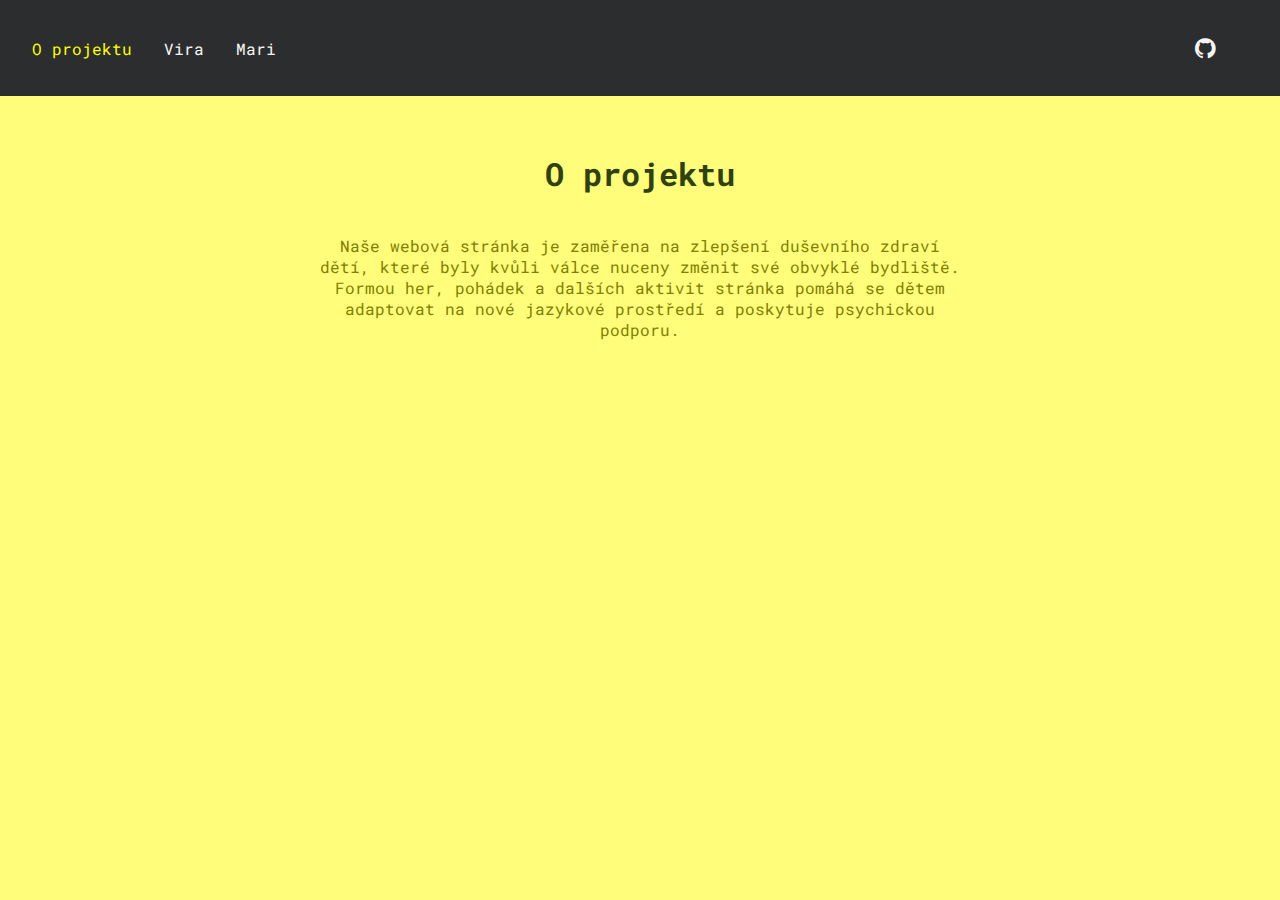
<file: index.html>
<!DOCTYPE html>
<html lang="cs">
  <head>
    <meta charset="UTF-8" />
    <meta name="viewport" content="width=device-width, initial-scale=1.0" />

    <link rel="stylesheet" href="style.css" />
    <link rel="preconnect" href="https://fonts.googleapis.com" />
    <style>
      @import url('https://fonts.googleapis.com/css2?family=Lobster&family=Lora&family=Montserrat:wght@300;400;500&family=Nunito:wght@400;700&family=Open+Sans:wght@300&family=Raleway:wght@100&family=Roboto+Mono&family=Roboto:ital,wght@0,400;0,500;1,100;1,300&family=Source+Sans+Pro&display=swap');
    </style>

    <link
      rel="stylesheet"
      href="https://cdnjs.cloudflare.com/ajax/libs/font-awesome/4.7.0/css/font-awesome.min.css"
    />

    <script type="module" src="script.js"></script>

    <title>O projektu</title>
  </head>
  <body>
    <div class="container">
      <!-- MENU -->
      <menu class="menuElm">
        <div class="menu__pages">
          <a href="index.html">O projektu</a>
          <a href="vira.html">Vira</a>
          <a href="mari.html">Mari</a>
        </div>
        <div class="menu__github--icon">
          <a href="https://github.com/Maree13/o-projektu" target="_blank"
            ><i class="fa fa-github"></i
          ></a>
        </div>
      </menu>

      <main>
        <h1>O projektu</h1>

        <p class="paragraph paragraph--project__description">
          Naše webová stránka je zaměřena na zlepšení duševního zdraví dětí,
          které byly kvůli válce nuceny změnit své obvyklé bydliště. Formou her,
          pohádek a dalších aktivit stránka pomáhá se dětem adaptovat na nové
          jazykové prostředí a poskytuje psychickou podporu.
        </p>
      </main>
    </div>
  </body>
</html>
</file>
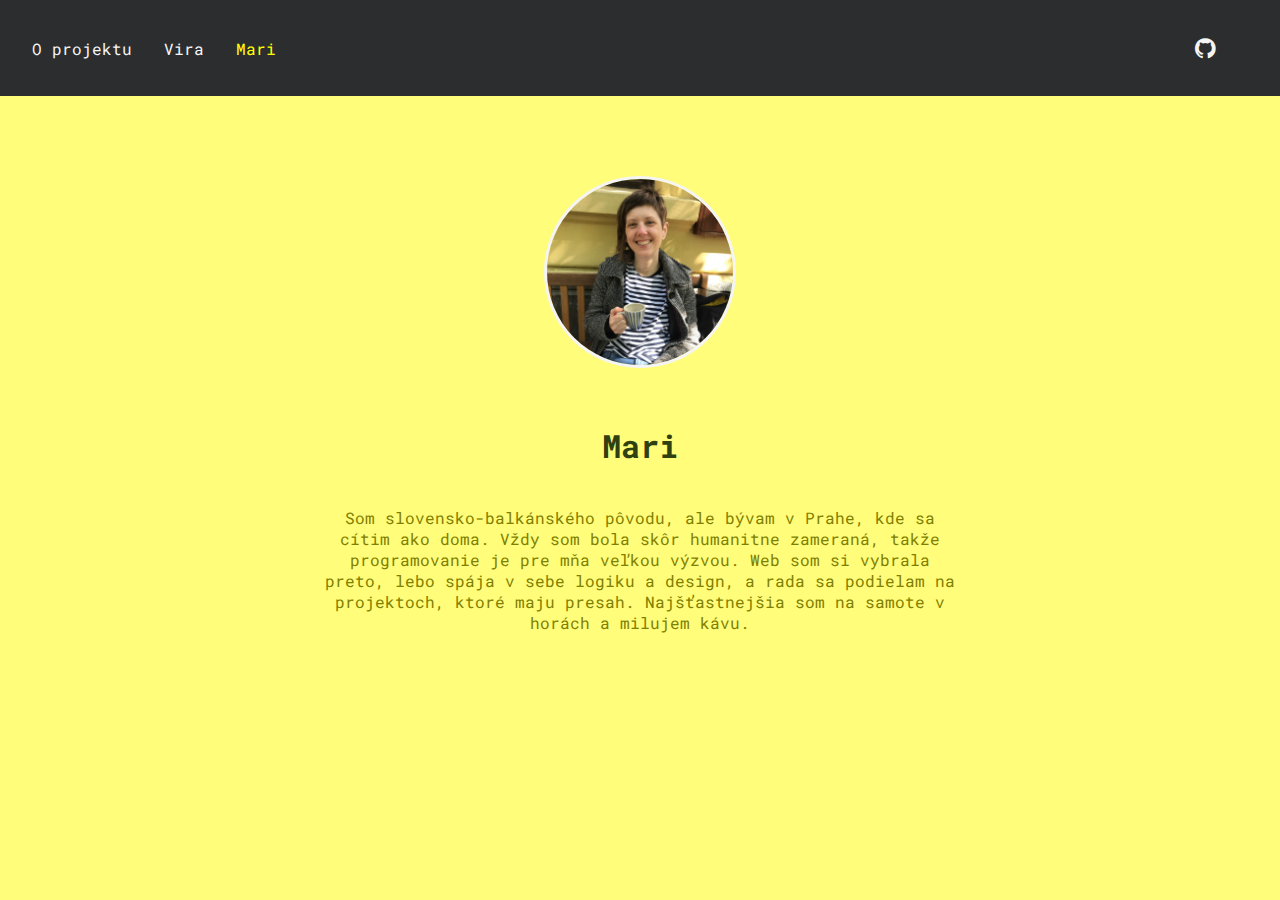
<file: mari.html>
<!DOCTYPE html>
<html lang="cs">
  <head>
    <meta charset="UTF-8" />
    <meta name="viewport" content="width=device-width, initial-scale=1.0" />

    <link rel="stylesheet" href="style.css" />
    <link rel="preconnect" href="https://fonts.googleapis.com" />
    <style>
      @import url('https://fonts.googleapis.com/css2?family=Lobster&family=Lora&family=Montserrat:wght@300;400;500&family=Nunito:wght@400;700&family=Open+Sans:wght@300&family=Raleway:wght@100&family=Roboto+Mono&family=Roboto:ital,wght@0,400;0,500;1,100;1,300&family=Source+Sans+Pro&display=swap');
    </style>

    <link
      rel="stylesheet"
      href="https://cdnjs.cloudflare.com/ajax/libs/font-awesome/4.7.0/css/font-awesome.min.css"
    />

    <script type="module" src="script.js"></script>

    <title>Mari</title>
  </head>
  <body>
    <div class="container">
      <!-- MENU -->
      <menu class="menuElm">
        <div class="menu__pages">
          <a href="index.html">O projektu</a>
          <a href="vira.html">Vira</a>
          <a href="mari.html">Mari</a>
        </div>
        <div class="menu__github--icon">
          <a href="https://github.com/Maree13/o-projektu" target="_blank"
            ><i class="fa fa-github"></i
          ></a>
        </div>
      </menu>

      <main>
        <img class="img__profile--mari" src="img/Mari.JPG" alt="Mari profile" />

        <h1>Mari</h1>

        <p class="paragraph">
          Som slovensko-balkánského pôvodu, ale bývam v Prahe, kde sa cítim ako
          doma. Vždy som bola skôr humanitne zameraná, takže programovanie je
          pre mňa veľkou výzvou. Web som si vybrala preto, lebo spája v sebe
          logiku a design, a rada sa podielam na projektoch, ktoré maju presah.
          Najšťastnejšia som na samote v horách a milujem kávu.
        </p>
      </main>
    </div>
  </body>
</html>
</file>
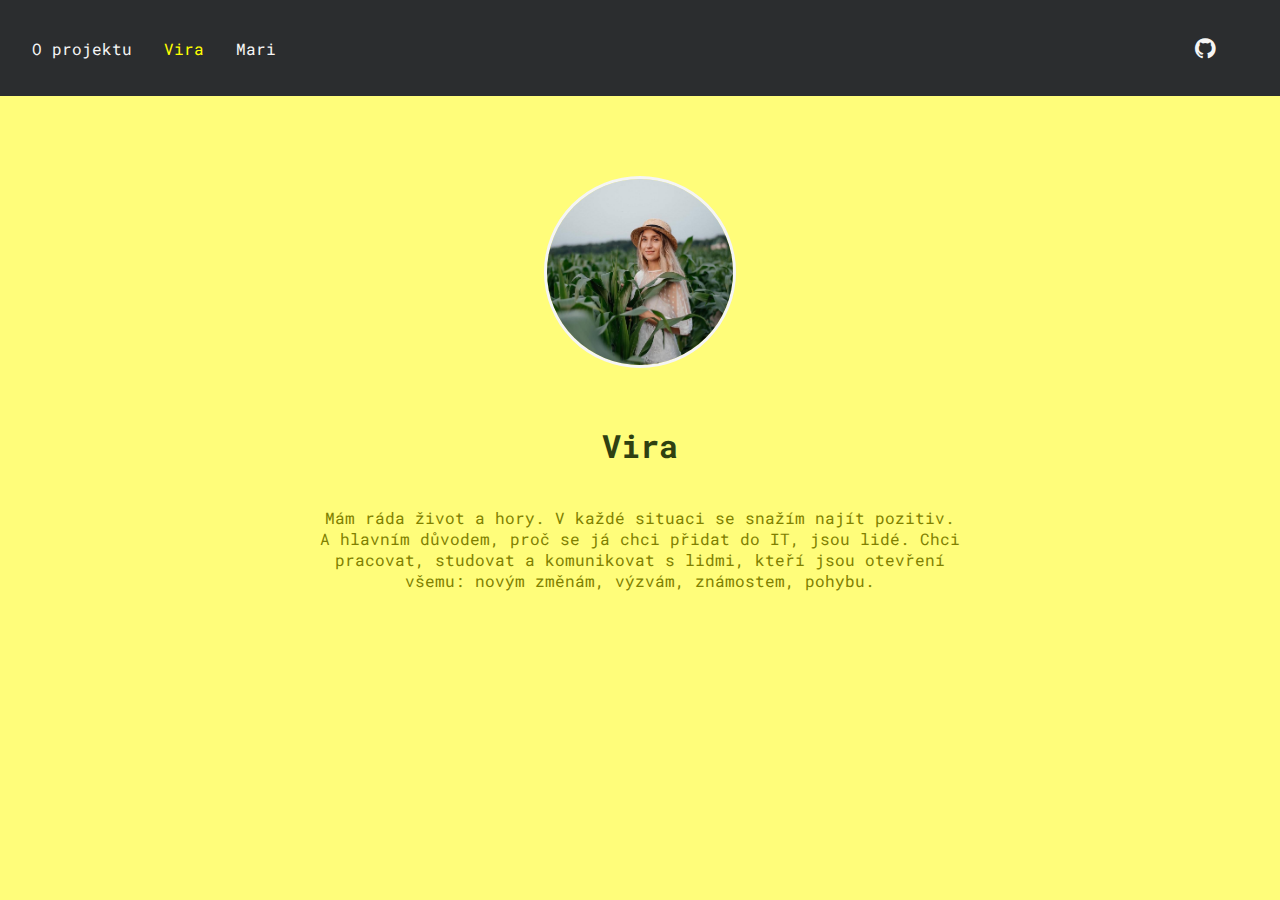
<file: vira.html>
<!DOCTYPE html>
<html lang="cs">
  <head>
    <meta charset="UTF-8" />
    <meta name="viewport" content="width=device-width, initial-scale=1.0" />

    <link rel="stylesheet" href="style.css" />
    <link rel="preconnect" href="https://fonts.googleapis.com" />
    <style>
      @import url('https://fonts.googleapis.com/css2?family=Lobster&family=Lora&family=Montserrat:wght@300;400;500&family=Nunito:wght@400;700&family=Open+Sans:wght@300&family=Raleway:wght@100&family=Roboto+Mono&family=Roboto:ital,wght@0,400;0,500;1,100;1,300&family=Source+Sans+Pro&display=swap');
    </style>

    <link
      rel="stylesheet"
      href="https://cdnjs.cloudflare.com/ajax/libs/font-awesome/4.7.0/css/font-awesome.min.css"
    />

    <script type="module" src="script.js"></script>

    <title>Vira</title>
  </head>
  <body>
    <div class="container">
      <!-- MENU -->
      <menu class="menuElm">
        <div class="menu__pages">
          <a href="index.html">O projektu</a>
          <a href="vira.html">Vira</a>
          <a href="mari.html">Mari</a>
        </div>
        <div class="menu__github--icon">
          <a href="https://github.com/Maree13/o-projektu" target="_blank"
            ><i class="fa fa-github"></i
          ></a>
        </div>
      </menu>
      <main>
        <img class="img__profile--vira" src="img/Vira.jpg" alt="Vira profile" />
        <!--DO SRC STACI PRIDAT CESTU K FOTCE-->
        <h1>Vira</h1>

        <p class="paragraph">
          Mám ráda život a hory. V každé situaci se snažím najít pozitiv. A hlavním důvodem, proč se já chci přidat do IT, jsou lidé. Chci pracovat, 
          studovat a komunikovat s lidmi, kteří jsou otevření všemu: novým změnám, výzvám, známostem, pohybu.
        </p>
      </main>
    </div>
  </body>
</html>
</file>
<file: style.css>
/* Používáme intuitivní výpočet rozměrů prvků. */
*,
*:before,
*:after {
  box-sizing: border-box;

}

html {
  font-family: sans-serif;
  background-color: rgba(255, 253, 119, 0.979);
}

.container {
  /*max-width: 20rem;*/
  margin-right: auto;
  margin-left: auto;
  margin-bottom: auto;
  font-family: 'Roboto Mono', monospace, sans-serif;
  font-size: 1rem;

}

* {
  margin: 0;
  padding: 0;
}


/* Styles MENU */
.menuElm {
  display: flex;
  width: 100%;
  justify-content: space-between;
  background-color: #2b2d2f;
  /*margin: 0 auto 0;*/
  padding: 2rem;
}

a {
  text-decoration: none;
  margin-left: 0;
  margin-right: 2rem;
  color: whitesmoke;
}

a:hover,
a:focus {
  /* font-size: 1.1em; */
  color: yellow;
}

.menu__pages {
  display: flex;
  max-width: 75%;
  justify-content: left;
  font-size: 0.8rem;
  align-items: center;
}

.menu__github--icon {
  font-size: 1.5em;

}

.fa-github {
  /*font-size: 2.5em;*/
  color: whitesmoke;
}

/* MENU STYLES JAVASCRIPT */
.current {
  color: yellow;
}


/* MAIN INDEX.HTML */

main {
  display: flex;
  flex-direction: column;
  align-items: center;
}

img {
  max-width: 7rem;
  border-radius: 50%;
  margin-top: 3rem;
  border-style: solid;
  border-color: whitesmoke;
  border-width: 3px;
}

h1 {
  padding-top: 3.5rem;
  padding-bottom: 2.5rem;
  color: rgb(47, 65, 17);
  text-shadow: 1px 1px 1px 0px whitesmoke;
}

.paragraph {
  width: 50%;
  text-align: center;
  color: olive;
  padding-bottom: 30px;
  margin-bottom: auto;
}

@media (min-width: 900px) {
  img {
    max-width: 12rem;
    margin-top: 5rem;
  }

  .menu__pages {
    font-size: 1rem;
  }
}
</file>
